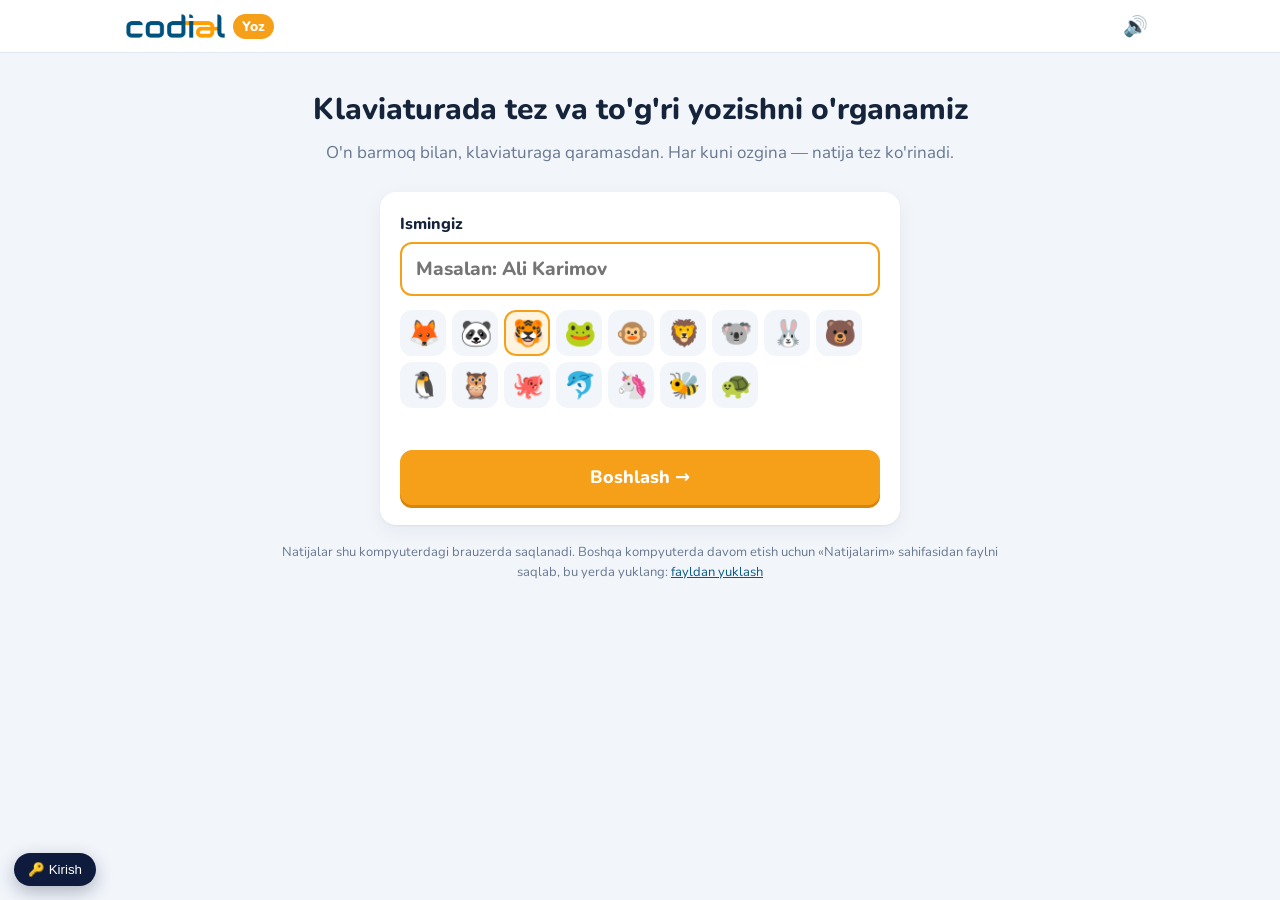
<file: yoz/index.html>
<!doctype html>
<html lang="uz">
<head>
  <meta charset="utf-8">
  <meta name="viewport" content="width=device-width, initial-scale=1">
  <title>Codial Yoz — klaviaturada tez yozish</title>
  <meta name="description" content="Codial o'quv markazi: o'n barmoq bilan, klaviaturaga qaramasdan tez va to'g'ri yozishni o'rganing.">
  <meta name="theme-color" content="#0c5786">
  <link rel="icon" href="assets/img/codial-logo.png">
  <link rel="preconnect" href="https://fonts.googleapis.com">
  <link rel="preconnect" href="https://fonts.gstatic.com" crossorigin>
  <link rel="stylesheet" href="https://fonts.googleapis.com/css2?family=JetBrains+Mono:wght@500;700&family=Nunito:wght@400;700;800&display=swap">
  <link rel="stylesheet" href="assets/css/style.css?v=y1">
</head>
<body>
  <div id="app"></div>
  <noscript>Sayt ishlashi uchun JavaScript yoqilgan bo'lishi kerak.</noscript>
  <script src="assets/js/keys.js?v=y1"></script>
  <script src="assets/js/engine.js?v=y1"></script>
  <script src="assets/js/words_uz.js?v=y1"></script>
  <script src="assets/js/lessons.js?v=y1"></script>
  <script src="assets/js/store.js?v=y3"></script>
  <script src="assets/js/ui.js?v=y1"></script>
  <script src="assets/js/app.js?v=y2"></script>
  <script src="assets/js/sync.js?v=y3"></script>
</body>
</html>
</file>
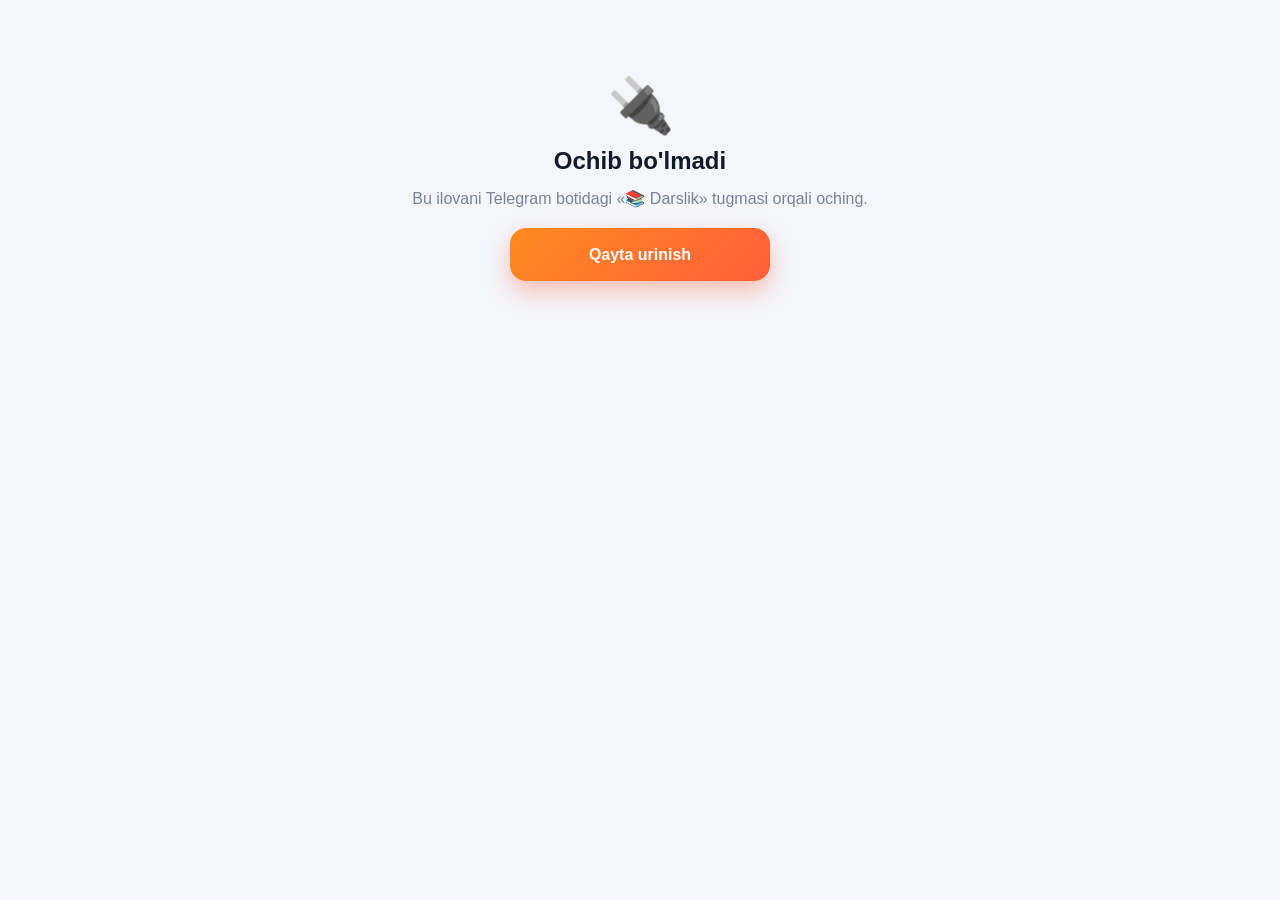
<file: frontend/learn.html>
<!doctype html>
<html lang="uz">
<head>
  <meta charset="utf-8">
  <meta name="viewport" content="width=device-width, initial-scale=1, maximum-scale=1, user-scalable=no, viewport-fit=cover">
  <meta name="theme-color" content="#0f1b3d">
  <title>Codial Darslik</title>
  <link rel="stylesheet" href="assets/learn.css?v=3">
  <script src="https://telegram.org/js/telegram-web-app.js"></script>
</head>
<body>
  <div id="app" aria-live="polite"></div>
  <div id="toast" class="toast" role="status"></div>
  <canvas id="confetti" aria-hidden="true"></canvas>
  <script src="assets/js/learn.js?v=4"></script>
</body>
</html>
</file>
<file: yoz/assets/css/style.css>
:root {
  --navy: #0c5786;
  --navy-d: #083d5f;
  --orange: #f6a01a;
  --orange-d: #d9840a;
  --bg: #f2f6fb;
  --card: #ffffff;
  --ink: #15243a;
  --muted: #687890;
  --line: #e1e8f1;
  --ok: #1f9d55;
  --bad: #e5484d;
  --fix: #d9840a;
  --star: #f5b301;
  --radius: 16px;
  --shadow: 0 1px 2px rgba(16, 40, 70, .06), 0 6px 20px rgba(16, 40, 70, .06);
  --mono: 'JetBrains Mono', Consolas, 'Courier New', monospace;
}

* { box-sizing: border-box; }
html, body { margin: 0; }
body {
  background: var(--bg);
  color: var(--ink);
  font: 16px/1.5 Nunito, 'Segoe UI', system-ui, -apple-system, sans-serif;
  -webkit-font-smoothing: antialiased;
}
a { color: var(--navy); }
h1, h2 { line-height: 1.2; margin: 0 0 .4em; }
h1 { font-size: 26px; font-weight: 800; }
h2 { font-size: 19px; font-weight: 800; }
.muted { color: var(--muted); }
.small { font-size: 13px; }
.center { text-align: center; }
.hidden { display: none !important; }

/* ---------- sarlavha ---------- */
.top { position: sticky; top: 0; z-index: 20; background: #fff; box-shadow: 0 1px 0 var(--line); }
.top-in { max-width: 1060px; margin: 0 auto; padding: 10px 16px; display: flex; align-items: center; gap: 14px; }
.brand { display: flex; align-items: center; gap: 8px; text-decoration: none; }
.brand img { height: 24px; display: block; }
.brand span { background: var(--orange); color: #fff; font-weight: 800; font-size: 14px; padding: 2px 9px; border-radius: 999px; }
.top nav { display: flex; gap: 4px; flex: 1; margin-left: 8px; }
.top nav a { text-decoration: none; color: var(--muted); font-weight: 700; padding: 6px 12px; border-radius: 10px; }
.top nav a:hover { background: var(--bg); color: var(--ink); }
.top nav a.on { color: var(--navy); background: #e8f1f8; }
.icon-btn { border: 0; background: transparent; font-size: 20px; cursor: pointer; padding: 4px 6px; border-radius: 10px; }
.icon-btn:hover { background: var(--bg); }
.who { display: flex; align-items: center; gap: 6px; text-decoration: none; color: var(--ink); font-weight: 700; padding: 4px 10px 4px 4px; border-radius: 999px; background: var(--bg); }
.who .av { font-size: 22px; }
.who .nm { max-width: 140px; white-space: nowrap; overflow: hidden; text-overflow: ellipsis; }
.mobile-note { background: #fff4e0; color: #8a5300; text-align: center; padding: 8px 16px; font-weight: 700; }

/* ---------- umumiy ---------- */
.page { max-width: 1060px; margin: 0 auto; padding: 22px 16px 60px; }
.page.narrow { max-width: 760px; }
.card { background: var(--card); border-radius: var(--radius); box-shadow: var(--shadow); padding: 20px; margin-bottom: 18px; }
.btn {
  display: inline-flex; align-items: center; justify-content: center; gap: 6px;
  border: 1px solid var(--line); background: #fff; color: var(--ink);
  font: inherit; font-weight: 800; padding: 9px 18px; border-radius: 12px; cursor: pointer; text-decoration: none;
}
.btn:hover { border-color: #c5d2e2; }
.btn:disabled { opacity: .4; cursor: default; }
.btn.primary { background: var(--orange); border-color: var(--orange); color: #fff; box-shadow: 0 3px 0 var(--orange-d); }
.btn.primary:hover { filter: brightness(1.04); }
.btn.primary:active { transform: translateY(2px); box-shadow: 0 1px 0 var(--orange-d); }
.btn.ghost { border-color: transparent; background: transparent; color: var(--muted); }
.btn.big { font-size: 18px; padding: 13px 26px; }
.star { color: #d6dde8; }
.star.on { color: var(--star); }
.av.big { font-size: 46px; line-height: 1; }
.kchip { display: inline-block; min-width: 30px; text-align: center; font: 700 15px var(--mono); background: #fdecec; color: #b42328; border-radius: 8px; padding: 2px 8px; margin: 2px 3px; }
.toast { position: fixed; left: 50%; bottom: 28px; transform: translateX(-50%); background: var(--ink); color: #fff; padding: 10px 18px; border-radius: 12px; font-weight: 700; z-index: 60; transition: opacity .4s; box-shadow: var(--shadow); }
.toast.out { opacity: 0; }

/* ---------- profillar ---------- */
.hello { margin: 18px 0 26px; }
.hello h1 { font-size: 30px; }
.hello p { color: var(--muted); font-size: 17px; margin: 0; }
h2.sub { margin: 10px 0 14px; }
.profiles { display: grid; grid-template-columns: repeat(auto-fill, minmax(150px, 1fr)); gap: 14px; margin-bottom: 22px; }
.pcard {
  position: relative; background: #fff; border-radius: var(--radius); box-shadow: var(--shadow); padding: 18px 12px 14px;
  display: flex; flex-direction: column; align-items: center; gap: 4px; cursor: pointer; border: 2px solid transparent; transition: transform .12s, border-color .12s;
}
.pcard:hover, .pcard:focus { border-color: var(--orange); transform: translateY(-2px); outline: none; }
.pcard .av { font-size: 42px; line-height: 1.1; }
.pcard b { overflow-wrap: anywhere; }
.pcard small { color: var(--muted); }
.pcard.add { border: 2px dashed #c9d5e4; box-shadow: none; background: transparent; }
.pcard.add .av { color: var(--orange); font-weight: 800; }
.pcard .del { position: absolute; top: 6px; right: 6px; border: 0; background: transparent; color: #b8c3d2; font-size: 18px; cursor: pointer; width: 26px; height: 26px; border-radius: 8px; opacity: 0; }
.pcard:hover .del { opacity: 1; }
.pcard .del:hover { background: #fdecec; color: var(--bad); }
.newp { text-align: left; max-width: 520px; margin: 0 auto 18px; }
.newp label { display: block; font-weight: 800; }
.newp input { display: block; width: 100%; margin-top: 6px; font: inherit; font-size: 19px; padding: 11px 14px; border: 2px solid var(--line); border-radius: 12px; }
.newp input:focus { border-color: var(--orange); outline: none; }
.avatars { display: flex; flex-wrap: wrap; gap: 6px; margin: 14px 0; }
.avb { font-size: 26px; width: 46px; height: 46px; border-radius: 12px; border: 2px solid transparent; background: var(--bg); cursor: pointer; }
.avb.on { border-color: var(--orange); background: #fff4e0; }
.err { color: var(--bad); font-weight: 700; min-height: 22px; margin-bottom: 6px; }
.newp .btn { width: 100%; }
.link { color: var(--navy); text-decoration: underline; cursor: pointer; }

/* ---------- xarita ---------- */
.hero { display: grid; grid-template-columns: 1fr; gap: 18px; }
.hero-me { display: flex; align-items: center; gap: 14px; }
.hero-me h1 { margin: 0; }
.hero-me p { margin: 2px 0 0; }
.hero-stats { display: grid; grid-template-columns: repeat(5, 1fr); gap: 10px; }
.st { display: flex; flex-direction: column; align-items: center; justify-content: center; text-align: center; background: var(--bg); border-radius: 14px; padding: 12px 6px; }
.st b { font-size: 22px; font-weight: 800; color: var(--navy-d); }
.st span { color: var(--muted); font-size: 13px; line-height: 1.25; }
.ring { width: 64px; height: 64px; }
.ring-bg { fill: none; stroke: #dfe7f1; stroke-width: 8; }
.ring-fg { fill: none; stroke: var(--orange); stroke-width: 8; stroke-linecap: round; transform: rotate(-90deg); transform-origin: 38px 38px; }
.ring-fg.full { stroke: var(--ok); }
.ring text { font: 800 15px Nunito, 'Segoe UI', sans-serif; fill: var(--ink); }
.go { justify-self: start; }
.unit { margin: 26px 0 8px; }
.unit h2 { display: flex; align-items: center; gap: 8px; }
.unit h2 small { margin-left: auto; font-size: 14px; color: var(--muted); font-weight: 700; }
.uic { font-size: 22px; }
.tiles { display: grid; grid-template-columns: repeat(auto-fill, minmax(150px, 1fr)); gap: 12px; }
.tile {
  position: relative; display: flex; flex-direction: column; gap: 2px; background: #fff; border-radius: 14px; padding: 12px 12px 10px;
  box-shadow: var(--shadow); text-decoration: none; color: var(--ink); border: 2px solid transparent; transition: transform .12s, border-color .12s; min-height: 118px;
}
a.tile:hover { transform: translateY(-2px); border-color: #c9d6e6; }
.tile .num { width: 30px; height: 30px; border-radius: 50%; background: #e8f1f8; color: var(--navy); font-weight: 800; display: grid; place-items: center; font-size: 14px; margin-bottom: 4px; }
.tile.passed .num { background: var(--ok); color: #fff; }
.tile.k-test .num { background: var(--navy); color: #fff; }
.tile.k-test.passed .num { background: var(--ok); }
.tile .tt { font-weight: 800; line-height: 1.25; }
.tile .kind { font-size: 12px; color: var(--muted); }
.tile .stars { margin-top: auto; font-size: 18px; letter-spacing: 1px; color: var(--ok); font-weight: 800; }
.tile .best { position: absolute; top: 14px; right: 10px; font-size: 11px; color: var(--muted); }
.tile.current { border-color: var(--orange); animation: glow 1.8s ease-in-out infinite; }
.tile.locked { background: #eef2f7; box-shadow: none; color: #8d9ab0; cursor: not-allowed; }
.tile.locked .num { background: transparent; }
@keyframes glow { 50% { box-shadow: 0 0 0 6px rgba(246, 160, 26, .18), var(--shadow); } }

/* ---------- dars ---------- */
.lbar { display: flex; align-items: center; gap: 16px; margin-bottom: 12px; flex-wrap: wrap; }
.page.lesson { padding-top: 14px; }
.back { text-decoration: none; font-weight: 800; color: var(--muted); padding: 6px 10px; border-radius: 10px; }
.back:hover { background: #fff; color: var(--ink); }
.ltitle { font-size: 22px; font-weight: 800; line-height: 1.2; flex: 1; min-width: 180px; }
.ltitle small { display: block; font-size: 13px; color: var(--muted); font-weight: 700; }
.live { display: flex; gap: 8px; }
.live div { background: #fff; border-radius: 12px; box-shadow: var(--shadow); padding: 6px 14px; text-align: center; min-width: 82px; }
.live b { display: block; font-size: 22px; color: var(--navy-d); font-variant-numeric: tabular-nums; }
.live span { font-size: 12px; color: var(--muted); }
.intro { display: flex; align-items: center; gap: 8px; flex-wrap: wrap; font-weight: 800; color: var(--muted); }
.newkey { display: inline-flex; align-items: center; gap: 8px; background: #fff; border-radius: 12px; padding: 4px 12px 4px 4px; box-shadow: var(--shadow); }
.newkey b { width: 38px; height: 38px; display: grid; place-items: center; border-radius: 9px; font: 800 21px var(--mono); color: var(--ink); background: var(--fc); }
.newkey small { font-size: 13px; color: var(--ink); line-height: 1.2; max-width: 110px; }
.typebox { padding: 0 0 12px; overflow: hidden; }
.progress { height: 6px; background: #edf2f8; }
.progress i { display: block; height: 100%; width: 0; background: var(--orange); transition: width .15s; }
.text-view { height: calc(3 * 1.65em); overflow: hidden; margin: 16px 26px 4px; font: 500 28px/1.65 var(--mono); }
.text-inner { transition: transform .18s ease-out; }
.text-inner .w { display: inline-block; white-space: nowrap; }
.c { color: #24344d; border-radius: 4px; padding: 1px 0; }
.c.sp { white-space: pre-wrap; }
.c.ok { color: #9db0c4; }
.c.fix { color: var(--fix); }
.c.cur { background: var(--orange); color: #fff; box-shadow: 0 3px 0 var(--orange-d); }
.c.cur.bad { background: var(--bad); box-shadow: 0 3px 0 #b32a2f; }
.hint { margin: 2px 28px 0; color: var(--muted); font-size: 15px; min-height: 24px; }
.hint b { color: var(--ink); }
.shake { animation: shake .22s; }
@keyframes shake { 25% { transform: translateX(-5px); } 75% { transform: translateX(5px); } }
.warn { background: #fff4e0; color: #8a5300; border-radius: 12px; padding: 10px 16px; font-weight: 800; margin-bottom: 14px; }
.ltools { display: flex; justify-content: space-between; align-items: center; gap: 12px; flex-wrap: wrap; margin-top: 12px; font-size: 14px; }
.ltools label { display: flex; gap: 6px; align-items: center; cursor: pointer; font-weight: 700; }

/* ---------- klaviatura ---------- */
.kb-wrap { max-width: 880px; margin: 0 auto; }
.kb { display: flex; flex-direction: column; gap: 5px; background: #e4ebf3; padding: 8px; border-radius: 16px; user-select: none; }
.kb-row { display: flex; gap: 5px; }
.key {
  flex: 1 1 0; height: 42px; border-radius: 8px; background: #fff; box-shadow: 0 2px 0 #c3cfdd;
  display: flex; flex-direction: column; align-items: center; justify-content: center; position: relative;
  font: 700 15px Nunito, 'Segoe UI', sans-serif; color: #3b4b63; transition: background .12s, transform .08s;
}
.key.fc { background: #fff; background: color-mix(in srgb, var(--fc) 38%, #fff); }
.kb.plain .key.fc:not(.home) { background: #fff; }
.key.sp { font-size: 12px; color: #7d8ba0; }
.key .ks { font-size: 11px; line-height: 1; color: #7d8ba0; }
.key .kl { line-height: 1.1; }
.key.bump .kl::after { content: ''; position: absolute; left: 50%; bottom: 7px; width: 12px; height: 2px; margin-left: -6px; background: currentColor; border-radius: 2px; opacity: .7; }
.kb .key.home { background: var(--navy); color: #fff; box-shadow: 0 2px 0 var(--navy-d); }
.key.target { background: var(--orange); color: #fff; box-shadow: 0 2px 0 var(--orange-d), 0 0 0 3px rgba(246, 160, 26, .35); transform: translateY(-2px); animation: pulse 1.1s ease-in-out infinite; }
.key.target .ks { color: #fff; }
.key.hit { animation: hit .18s; }
.key.hit-ok { animation: hitok .22s; }
.key.hit-bad { animation: hitbad .3s; }
@keyframes pulse { 50% { box-shadow: 0 2px 0 var(--orange-d), 0 0 0 7px rgba(246, 160, 26, .15); } }
@keyframes hit { 50% { transform: translateY(2px); filter: brightness(.9); } }
@keyframes hitok { 40% { background: var(--ok); color: #fff; transform: translateY(2px); } }
@keyframes hitbad { 30% { background: var(--bad); color: #fff; transform: translateY(2px); } }
.kb.heat .key { color: #1f2d42; }
.kb.heat .key.nodata { background: #f3f6f9; color: #a7b3c4; }

/* ---------- qo'llar ---------- */
.hands { max-width: 330px; margin: 4px auto 0; }
.hands svg { display: block; width: 100%; height: auto; }
.hands .palm, .hands .finger rect { fill: #fde5d2; stroke: #e5bb9c; stroke-width: 2; transition: fill .12s; }
.hands .finger circle { opacity: .9; }
.hands .finger.on rect { fill: #ffbf5a; stroke: var(--orange-d); stroke-width: 3; }
.hands .finger.on circle { opacity: 1; stroke: #fff; stroke-width: 2; }

/* ---------- slaydlar ---------- */
.slide h1 { font-size: 28px; }
.slide p, .slide li { font-size: 18px; }
.slide .lead { font-size: 24px; }
.tips { list-style: none; padding: 0; }
.tips li { padding: 8px 0; border-bottom: 1px solid var(--line); }
.tips li:last-child { border: 0; }
.slide .kb-wrap { margin: 14px 0; }
.legend { display: flex; flex-wrap: wrap; gap: 8px 16px; font-size: 14px; margin: 8px 0; }
.legend span { display: flex; align-items: center; gap: 6px; }
.legend i { width: 16px; height: 16px; border-radius: 5px; display: inline-block; }
.slide-nav { display: flex; align-items: center; justify-content: space-between; margin-top: 18px; }
.dots { display: flex; gap: 6px; }
.dots i { width: 9px; height: 9px; border-radius: 50%; background: #d4dde9; }
.dots i.on { background: var(--orange); }

/* ---------- natija ---------- */
.modal { position: fixed; inset: 0; background: rgba(13, 30, 52, .45); display: flex; align-items: center; justify-content: center; padding: 16px; z-index: 50; animation: fade .2s; }
.modal-card { background: #fff; border-radius: 20px; max-width: 640px; width: 100%; padding: 24px; text-align: center; box-shadow: 0 20px 60px rgba(0, 0, 0, .25); max-height: calc(100vh - 32px); overflow: auto; animation: pop .28s ease-out; }
.r-stars { font-size: 54px; line-height: 1; letter-spacing: 6px; margin-bottom: 6px; }
.r-stars .star.on { animation: starpop .45s both; }
.r-stars .star.on:nth-child(2) { animation-delay: .15s; }
.r-stars .star.on:nth-child(3) { animation-delay: .3s; }
.r-grid { display: grid; grid-template-columns: repeat(5, 1fr); gap: 8px; margin: 16px 0; }
.r-grid div { background: var(--bg); border-radius: 12px; padding: 10px 4px; }
.r-grid b { display: block; font-size: 22px; color: var(--navy-d); }
.r-grid span { font-size: 12px; color: var(--muted); }
.r-chart { margin: 4px 0 10px; }
.chart { width: 100%; max-width: 760px; height: auto; display: block; margin: 0 auto; }
.chart .grid { stroke: #e6ecf3; }
.chart .ax { font-size: 11px; fill: #8c9ab0; }
.chart .avg { fill: none; stroke: var(--navy); stroke-width: 3; stroke-linejoin: round; }
.chart .raw { fill: var(--orange); opacity: .65; }
.chart .bar { fill: #9cc3e0; }
.chart .bar.full { fill: var(--ok); }
.chart .goal { stroke: var(--orange); stroke-dasharray: 5 4; }
.chart-legend { display: flex; justify-content: center; gap: 18px; font-size: 13px; color: var(--muted); }
.chart-legend i { display: inline-block; width: 14px; height: 4px; border-radius: 2px; vertical-align: middle; margin-right: 6px; }
.l-avg { background: var(--navy); }
.l-raw { background: var(--orange); height: 8px !important; width: 8px !important; border-radius: 50% !important; }
.r-weak { margin: 6px 0 4px; }
.r-actions { display: flex; justify-content: center; gap: 10px; flex-wrap: wrap; margin-top: 16px; }
@keyframes fade { from { opacity: 0; } }
@keyframes pop { from { transform: scale(.92); opacity: 0; } }
@keyframes starpop { 0% { transform: scale(0); } 70% { transform: scale(1.3); } 100% { transform: scale(1); } }
.r-stars .star { display: inline-block; }

/* ---------- natijalarim ---------- */
.me-head { display: flex; align-items: center; gap: 14px; flex-wrap: wrap; }
.me-head > div { flex: 1; }
.me-head h1, .me-head p { margin: 0; }
.tiles-stat { display: grid; grid-template-columns: repeat(6, 1fr); gap: 12px; margin-bottom: 18px; }
.tiles-stat .card { margin: 0; background: #fff; }
.tbl-wrap { overflow-x: auto; }
.tbl { width: 100%; border-collapse: collapse; font-size: 14px; }
.tbl th, .tbl td { padding: 8px 10px; border-bottom: 1px solid var(--line); text-align: left; white-space: nowrap; }
.tbl th { color: var(--muted); font-weight: 700; font-size: 13px; }
.tbl .stars { font-size: 15px; }

/* Past ekranlar (1366×768 va brauzer paneli): dars ekrani bitta oynaga sig'sin. */
@media (min-width: 641px) and (max-height: 780px) {
  .top-in { padding: 6px 16px; }
  .page.lesson { padding-top: 8px; }
  .lbar { margin-bottom: 8px; }
  .live div { padding: 3px 12px; }
  .live b { font-size: 19px; }
  .text-view { font-size: 24px; margin: 10px 24px 2px; }
  .hint { font-size: 14px; }
  .typebox { padding-bottom: 6px; margin-bottom: 10px; }
  .kb { gap: 4px; padding: 6px; }
  .kb-row { gap: 4px; }
  .key { height: 34px; font-size: 14px; }
  .hands { max-width: 250px; margin-top: 2px; }
  .ltools { margin-top: 6px; font-size: 13px; }
}

@media (max-width: 860px) {
  .hero-stats, .tiles-stat { grid-template-columns: repeat(3, 1fr); }
  .r-grid { grid-template-columns: repeat(3, 1fr); }
}
@media (max-width: 640px) {
  .top-in { gap: 6px; padding: 8px 12px; }
  .top nav { margin-left: 0; gap: 0; }
  .top nav a { padding: 6px 7px; font-size: 14px; }
  .who { padding: 2px; }
  .who .nm { display: none; }
  .brand img { height: 17px; }
  .brand span { font-size: 12px; padding: 1px 7px; }
  .icon-btn { font-size: 17px; padding: 2px; }
  .hero-stats, .tiles-stat { grid-template-columns: repeat(2, 1fr); }
  .text-view { font-size: 21px; margin: 16px 14px 4px; }
  .hint { margin: 2px 14px 0; }
  .key { height: 32px; font-size: 11px; border-radius: 6px; }
  .key .ks { display: none; }
  .kb, .kb-row { gap: 3px; }
  .kb { padding: 5px; }
  .live div { min-width: 0; padding: 4px 10px; }
  .live b { font-size: 18px; }
  .tiles { grid-template-columns: repeat(2, 1fr); }
  .hello h1 { font-size: 24px; }
}
</file>
<file: frontend/assets/learn.css>
/* Codial Darslik — Telegram Mini App (o'quvchi boti). Telegram mavzusiga moslashadi (yorug'/qorong'i). */
:root {
  --brand: #ff8a1f;
  --brand-2: #ff5e3a;
  --navy: #0f1b3d;
  --navy-2: #1d2f66;
  --ok: #22b573;
  --warn: #f5a524;
  --bad: #ef4a5a;
  --bg: var(--tg-theme-bg-color, #f4f6fb);
  --card: var(--tg-theme-secondary-bg-color, #ffffff);
  --text: var(--tg-theme-text-color, #14182b);
  --muted: var(--tg-theme-hint-color, #7a8299);
  --line: rgba(120, 130, 160, .18);
  --shadow: 0 6px 22px rgba(15, 27, 61, .08);
  --r: 18px;
  --safe-b: env(safe-area-inset-bottom, 0px);
}
:root[data-dark] {
  --bg: var(--tg-theme-bg-color, #0e1220);
  --card: var(--tg-theme-secondary-bg-color, #171d31);
  --text: var(--tg-theme-text-color, #eef1fb);
  --muted: var(--tg-theme-hint-color, #8f98b5);
  --line: rgba(160, 170, 210, .16);
  --shadow: 0 6px 22px rgba(0, 0, 0, .35);
}
* { box-sizing: border-box; -webkit-tap-highlight-color: transparent; }
html, body { margin: 0; background: var(--bg); color: var(--text); font: 15px/1.45 -apple-system, "SF Pro Text", Inter, Roboto, "Segoe UI", sans-serif; }
body { min-height: 100vh; overscroll-behavior-y: contain; }
#app { max-width: 560px; margin: 0 auto; padding: 14px 14px calc(96px + var(--safe-b)); }
h1, h2, h3, p { margin: 0; }
button { font: inherit; color: inherit; border: 0; background: none; cursor: pointer; }
.muted { color: var(--muted); }
.small { font-size: 12.5px; }
.fade { animation: fade .28s ease both; }
@keyframes fade { from { opacity: 0; transform: translateY(8px); } to { opacity: 1; transform: none; } }

/* ---------- hero ---------- */
.hero {
  position: relative; overflow: hidden; border-radius: 24px; padding: 20px 18px 18px; color: #fff;
  background: radial-gradient(120% 140% at 100% 0%, #ff8a1f 0%, rgba(255, 138, 31, 0) 55%), linear-gradient(145deg, var(--navy) 0%, var(--navy-2) 100%);
  box-shadow: 0 14px 34px rgba(15, 27, 61, .28);
}
.hero::after { content: ""; position: absolute; right: -40px; bottom: -60px; width: 190px; height: 190px; border-radius: 50%; background: rgba(255, 255, 255, .06); }
.hero .hello { font-size: 13px; opacity: .8; }
.hero h1 { font-size: 22px; font-weight: 750; letter-spacing: -.01em; margin-top: 2px; }
.hero .course { margin-top: 4px; font-size: 13.5px; opacity: .85; }
.hero-row { display: flex; align-items: center; gap: 16px; margin-top: 16px; position: relative; z-index: 1; }
.chips { display: flex; flex-wrap: wrap; gap: 8px; }
.chip { display: inline-flex; align-items: center; gap: 6px; padding: 5px 10px; border-radius: 999px; font-size: 12.5px; font-weight: 600; background: rgba(255, 255, 255, .14); }
.hero .stat { flex: 1; display: grid; grid-template-columns: 1fr 1fr; gap: 10px; }
.stat-box { background: rgba(255, 255, 255, .12); border-radius: 14px; padding: 9px 12px; backdrop-filter: blur(4px); }
.stat-box b { display: block; font-size: 20px; line-height: 1.1; }
.stat-box span { font-size: 11.5px; opacity: .8; }

.switch { display: flex; gap: 6px; padding: 4px; margin: 14px 0 0; border-radius: 14px; background: var(--card); box-shadow: var(--shadow); overflow-x: auto; }
.switch button { flex: 1 0 auto; padding: 8px 12px; border-radius: 10px; font-weight: 600; font-size: 13.5px; color: var(--muted); white-space: nowrap; }
.switch button.on { background: linear-gradient(135deg, var(--brand), var(--brand-2)); color: #fff; box-shadow: 0 4px 12px rgba(255, 94, 58, .35); }

.banner { margin-top: 14px; padding: 11px 14px; border-radius: 14px; font-size: 13px; background: color-mix(in srgb, var(--warn) 14%, var(--card)); border: 1px solid color-mix(in srgb, var(--warn) 35%, transparent); }
.section-title { margin: 22px 4px 10px; font-size: 13px; font-weight: 700; letter-spacing: .06em; text-transform: uppercase; color: var(--muted); }

/* ---------- darslar yo'li ---------- */
.path { position: relative; display: grid; gap: 12px; }
.path::before { content: ""; position: absolute; left: 23px; top: 24px; bottom: 24px; width: 2px; background: var(--line); }
.lesson { position: relative; display: flex; align-items: center; gap: 12px; padding: 12px 12px 12px 8px; border-radius: var(--r); background: var(--card); box-shadow: var(--shadow); text-align: left; width: 100%; transition: transform .15s; }
.lesson:active { transform: scale(.985); }
.node { flex: none; width: 32px; height: 32px; margin-left: 0; border-radius: 50%; display: grid; place-items: center; font-weight: 800; font-size: 14px; z-index: 1; background: color-mix(in srgb, var(--brand) 15%, var(--card)); color: var(--brand-2); border: 2px solid var(--card); box-shadow: 0 0 0 2px color-mix(in srgb, var(--brand) 35%, transparent); }
.lesson.done .node { background: var(--ok); color: #fff; box-shadow: 0 0 0 2px color-mix(in srgb, var(--ok) 40%, transparent); }
.lesson.retry .node { background: var(--warn); color: #fff; box-shadow: 0 0 0 2px color-mix(in srgb, var(--warn) 40%, transparent); }
.lesson.locked { opacity: .62; }
.lesson.locked .node { background: var(--line); color: var(--muted); box-shadow: none; }
.lesson .t { flex: 1; min-width: 0; }
.lesson .t b { display: block; font-size: 15px; font-weight: 650; }
.lesson .t span { font-size: 12.5px; color: var(--muted); }
.score { flex: none; font-weight: 800; font-size: 15px; }
.score.ok { color: var(--ok); } .score.bad { color: var(--warn); }
.arrow { flex: none; color: var(--muted); font-size: 20px; }

/* ---------- dars sahifasi ---------- */
.top { display: flex; align-items: center; gap: 10px; margin-bottom: 12px; }
.back { width: 38px; height: 38px; border-radius: 12px; background: var(--card); box-shadow: var(--shadow); font-size: 18px; }
.lhero { border-radius: 22px; padding: 18px; color: #fff; background: linear-gradient(145deg, var(--navy), var(--navy-2)); position: relative; overflow: hidden; }
.lhero::before { content: attr(data-n); position: absolute; right: 10px; top: -22px; font-size: 130px; font-weight: 900; line-height: 1; color: rgba(255, 255, 255, .07); }
.lhero small { opacity: .75; font-size: 12.5px; }
.lhero h2 { font-size: 21px; margin: 4px 0 12px; letter-spacing: -.01em; position: relative; }
.pill { display: inline-flex; align-items: center; gap: 5px; padding: 4px 10px; border-radius: 999px; font-size: 12px; font-weight: 700; background: rgba(255, 255, 255, .16); }
.pill.ok { background: var(--ok); } .pill.warn { background: var(--warn); } .pill.bad { background: var(--bad); }

.tabs { display: flex; gap: 6px; margin: 14px 0; padding: 4px; border-radius: 14px; background: var(--card); box-shadow: var(--shadow); }
.tabs button { flex: 1; padding: 9px 4px; border-radius: 10px; font-weight: 650; font-size: 13.5px; color: var(--muted); }
.tabs button.on { background: color-mix(in srgb, var(--brand) 16%, var(--card)); color: var(--brand-2); }

.card { background: var(--card); border-radius: var(--r); padding: 16px; box-shadow: var(--shadow); }
.card + .card { margin-top: 12px; }
.prose p { margin: 0 0 10px; }
.prose p:last-child { margin-bottom: 0; }
.prose ul { margin: 0 0 10px; padding-left: 20px; } .prose li { margin: 3px 0; }
.prose .lead { font-weight: 650; }
.steps { counter-reset: s; display: grid; gap: 10px; }
.step { display: flex; gap: 12px; align-items: flex-start; }
.step i { flex: none; width: 26px; height: 26px; border-radius: 50%; display: grid; place-items: center; font-style: normal; font-weight: 800; font-size: 13px; color: #fff; background: linear-gradient(135deg, var(--brand), var(--brand-2)); }
.btn-link { display: flex; align-items: center; justify-content: center; gap: 8px; margin-top: 12px; padding: 12px; border-radius: 14px; font-weight: 650; color: var(--brand-2); background: color-mix(in srgb, var(--brand) 12%, var(--card)); text-decoration: none; }

.attempt { display: flex; gap: 14px; }
.attempt .info { flex: 1; min-width: 0; }
.attempt h3 { font-size: 15px; } .attempt .when { font-size: 12px; color: var(--muted); margin-bottom: 8px; }
.fb { margin-top: 10px; padding: 10px 12px; border-radius: 12px; font-size: 13.5px; background: color-mix(in srgb, var(--line) 60%, transparent); }
.fb b { display: block; margin-bottom: 2px; font-size: 12.5px; letter-spacing: .02em; }
.fb.good b { color: var(--ok); } .fb.bad b { color: var(--warn); } .fb.tip b { color: var(--brand-2); }
.empty { text-align: center; padding: 28px 12px; color: var(--muted); }
.empty .big { font-size: 40px; display: block; margin-bottom: 6px; }

/* ---------- pastki panel va tugmalar ---------- */
.bar { position: fixed; left: 0; right: 0; bottom: 0; padding: 10px 14px calc(12px + var(--safe-b)); background: linear-gradient(to top, var(--bg) 62%, transparent); z-index: 5; }
.bar-in { max-width: 560px; margin: 0 auto; }
.cta { width: 100%; padding: 15px; border-radius: 16px; font-size: 16px; font-weight: 750; color: #fff; background: linear-gradient(135deg, var(--brand), var(--brand-2)); box-shadow: 0 10px 24px rgba(255, 94, 58, .38); transition: transform .12s; }
.cta:active { transform: scale(.98); }
.cta:disabled { opacity: .55; box-shadow: none; }
.cta.ghost { background: var(--card); color: var(--text); box-shadow: var(--shadow); margin-top: 10px; }
.note-bar { text-align: center; padding: 13px; border-radius: 16px; font-weight: 600; background: var(--card); box-shadow: var(--shadow); color: var(--muted); }

/* ---------- topshirish oynasi ---------- */
.sheet-bg { position: fixed; inset: 0; background: rgba(8, 12, 28, .55); z-index: 20; animation: fadeIn .2s ease both; }
.sheet { position: fixed; left: 0; right: 0; bottom: 0; z-index: 21; max-width: 560px; margin: 0 auto; background: var(--bg); border-radius: 26px 26px 0 0; padding: 10px 16px calc(18px + var(--safe-b)); animation: up .28s cubic-bezier(.2, .9, .3, 1) both; max-height: 92vh; overflow: auto; }
@keyframes up { from { transform: translateY(100%); } to { transform: none; } }
@keyframes fadeIn { from { opacity: 0; } to { opacity: 1; } }
.grab { width: 42px; height: 5px; border-radius: 3px; background: var(--line); margin: 0 auto 12px; }
.sheet h3 { font-size: 18px; margin-bottom: 4px; }
textarea { width: 100%; min-height: 110px; margin-top: 12px; padding: 12px 14px; border-radius: 14px; border: 1.5px solid var(--line); background: var(--card); color: var(--text); font: inherit; resize: vertical; outline: none; }
textarea:focus { border-color: var(--brand); }
.pick { display: grid; grid-template-columns: 1fr 1fr; gap: 10px; margin-top: 12px; }
.pick label { display: flex; flex-direction: column; align-items: center; gap: 4px; padding: 14px 8px; border-radius: 14px; border: 1.5px dashed var(--line); background: var(--card); font-weight: 650; font-size: 13px; text-align: center; cursor: pointer; }
.pick label span { font-size: 22px; }
.pick input { display: none; }
.file { display: flex; align-items: center; gap: 10px; margin-top: 12px; padding: 10px 12px; border-radius: 14px; background: color-mix(in srgb, var(--ok) 12%, var(--card)); }
.file img { width: 46px; height: 46px; border-radius: 10px; object-fit: cover; }
.file .ic { width: 46px; height: 46px; border-radius: 10px; display: grid; place-items: center; font-size: 22px; background: var(--card); }
.file .nm { flex: 1; min-width: 0; overflow: hidden; text-overflow: ellipsis; white-space: nowrap; font-weight: 600; font-size: 13.5px; }
.file button { width: 32px; height: 32px; border-radius: 50%; background: var(--card); }
.err { margin-top: 10px; color: var(--bad); font-size: 13px; font-weight: 600; }

/* ---------- baholanmoqda va natija ---------- */
.center { display: grid; place-items: center; text-align: center; padding: 40px 10px; }
.orbit { position: relative; width: 110px; height: 110px; margin-bottom: 18px; }
.orbit i { position: absolute; inset: 0; border-radius: 50%; border: 4px solid transparent; border-top-color: var(--brand); animation: spin 1.1s linear infinite; }
.orbit i:nth-child(2) { inset: 12px; border-top-color: var(--brand-2); animation-duration: 1.7s; animation-direction: reverse; }
.orbit i:nth-child(3) { inset: 24px; border-top-color: var(--navy-2); animation-duration: 2.3s; }
.orbit b { position: absolute; inset: 0; display: grid; place-items: center; font-size: 30px; }
@keyframes spin { to { transform: rotate(360deg); } }
.steps-live { display: grid; gap: 6px; margin-top: 14px; font-size: 13.5px; color: var(--muted); text-align: left; }
.steps-live div { opacity: .35; transition: opacity .3s; } .steps-live div.on { opacity: 1; color: var(--text); font-weight: 600; }
.result { text-align: center; }
.result .ring-wrap { display: grid; place-items: center; margin: 6px 0 12px; }
.result h2 { font-size: 22px; margin-top: 8px; } .result p { margin-top: 4px; }

/* ---------- halqa (SVG) ---------- */
.ring { transform: rotate(-90deg); }
.ring .bg { stroke: var(--line); }
.ring .fg { stroke-linecap: round; transition: stroke-dashoffset 1s cubic-bezier(.2, .8, .2, 1); }
.hero .ring .bg { stroke: rgba(255, 255, 255, .2); }
.ring-label { position: absolute; inset: 0; display: grid; place-items: center; text-align: center; line-height: 1.05; }
.ring-box { position: relative; flex: none; }

.toast { position: fixed; left: 50%; bottom: calc(90px + var(--safe-b)); transform: translate(-50%, 20px); opacity: 0; pointer-events: none; z-index: 40; padding: 10px 16px; border-radius: 12px; background: #11172c; color: #fff; font-size: 13.5px; font-weight: 600; transition: .25s; max-width: 90vw; text-align: center; }
.toast.show { opacity: 1; transform: translate(-50%, 0); }
#confetti { position: fixed; inset: 0; width: 100%; height: 100%; pointer-events: none; z-index: 50; }

.skeleton { height: 64px; border-radius: var(--r); background: linear-gradient(90deg, var(--card) 25%, color-mix(in srgb, var(--line) 70%, var(--card)) 50%, var(--card) 75%); background-size: 200% 100%; animation: sk 1.2s infinite; margin-bottom: 12px; }
@keyframes sk { to { background-position: -200% 0; } }
@media (prefers-reduced-motion: reduce) { * { animation-duration: .01ms !important; transition-duration: .01ms !important; } }

/* ---------- klaviatura trenajori, video ---------- */
.yoz { margin-top: 14px; }
.yoz-head { display: flex; gap: 12px; align-items: center; }
.yoz-head h3 { font-size: 16px; }
.yoz-ic { flex: none; width: 44px; height: 44px; border-radius: 14px; display: grid; place-items: center; font-size: 22px; background: color-mix(in srgb, var(--brand) 16%, var(--card)); }
.yoz-stats { display: grid; grid-template-columns: repeat(4, 1fr); gap: 6px; margin-top: 14px; text-align: center; }
.yoz-stats b { display: block; font-size: 17px; } .yoz-stats span { font-size: 11px; color: var(--muted); }
.goal { height: 8px; margin-top: 12px; border-radius: 6px; background: var(--line); overflow: hidden; }
.goal i { display: block; height: 100%; border-radius: 6px; background: linear-gradient(90deg, var(--brand), var(--brand-2)); transition: width .8s cubic-bezier(.2, .8, .2, 1); }
.growth { margin-top: 10px; font-weight: 700; color: var(--ok); font-size: 13.5px; }
.code { margin: 16px 0 8px; text-align: center; font: 800 34px/1 ui-monospace, "SF Mono", Menlo, monospace; letter-spacing: .08em; padding: 16px 8px; border-radius: 16px; background: var(--card); box-shadow: var(--shadow); color: var(--brand-2); }
.steps-how { margin-top: 14px; padding: 12px; border-radius: 14px; background: var(--card); font-size: 13.5px; } .steps-how div { margin-top: 4px; color: var(--muted); }
.video-card { padding: 12px; } .v-title { font-size: 14px; margin: 2px 4px 10px; }
.video { position: relative; width: 100%; aspect-ratio: 16 / 9; border-radius: 14px; overflow: hidden; background: #000; }
.video iframe, .video video { position: absolute; inset: 0; width: 100%; height: 100%; border: 0; }

/* ---------- kompyuter ekrani: ikki ustunli kengroq maket ---------- */
.fs-btn { position: fixed; top: 14px; right: 14px; z-index: 30; width: 40px; height: 40px; border-radius: 12px; font-size: 18px; background: var(--card); box-shadow: var(--shadow); }
.narrow { max-width: 620px; margin: 0 auto; }
.center { max-width: 560px; margin: 0 auto; }
.side > * + * { margin-top: 0; }
@media (min-width: 900px) {
  html, body { font-size: 16px; }
  #app { max-width: 1180px; padding: 26px 14px calc(110px + var(--safe-b)); }
  .split { display: grid; grid-template-columns: 380px minmax(0, 1fr); gap: 22px; align-items: start; }
  .split > .side { position: sticky; top: 18px; }
  .hero { padding: 24px 22px 22px; } .hero h1 { font-size: 26px; }
  .lesson { padding: 14px 16px 14px 10px; } .lesson .t b { font-size: 16px; }
  .path { gap: 14px; }
  .side .tabs { flex-direction: column; } .side .tabs button { text-align: left; padding: 12px 14px; font-size: 14.5px; }
  .card { padding: 20px; } .card + .card { margin-top: 16px; }
  .video-card { padding: 16px; }
  .bar-in { max-width: 1152px; padding-left: 402px; }
  .bar-in.narrow { max-width: 620px; padding-left: 0; }
  .sheet { max-width: 620px; bottom: 50%; transform: translateY(50%); border-radius: 26px; animation: fadeIn .2s ease both; }
  .toast { bottom: 40px; }
}
</file>
